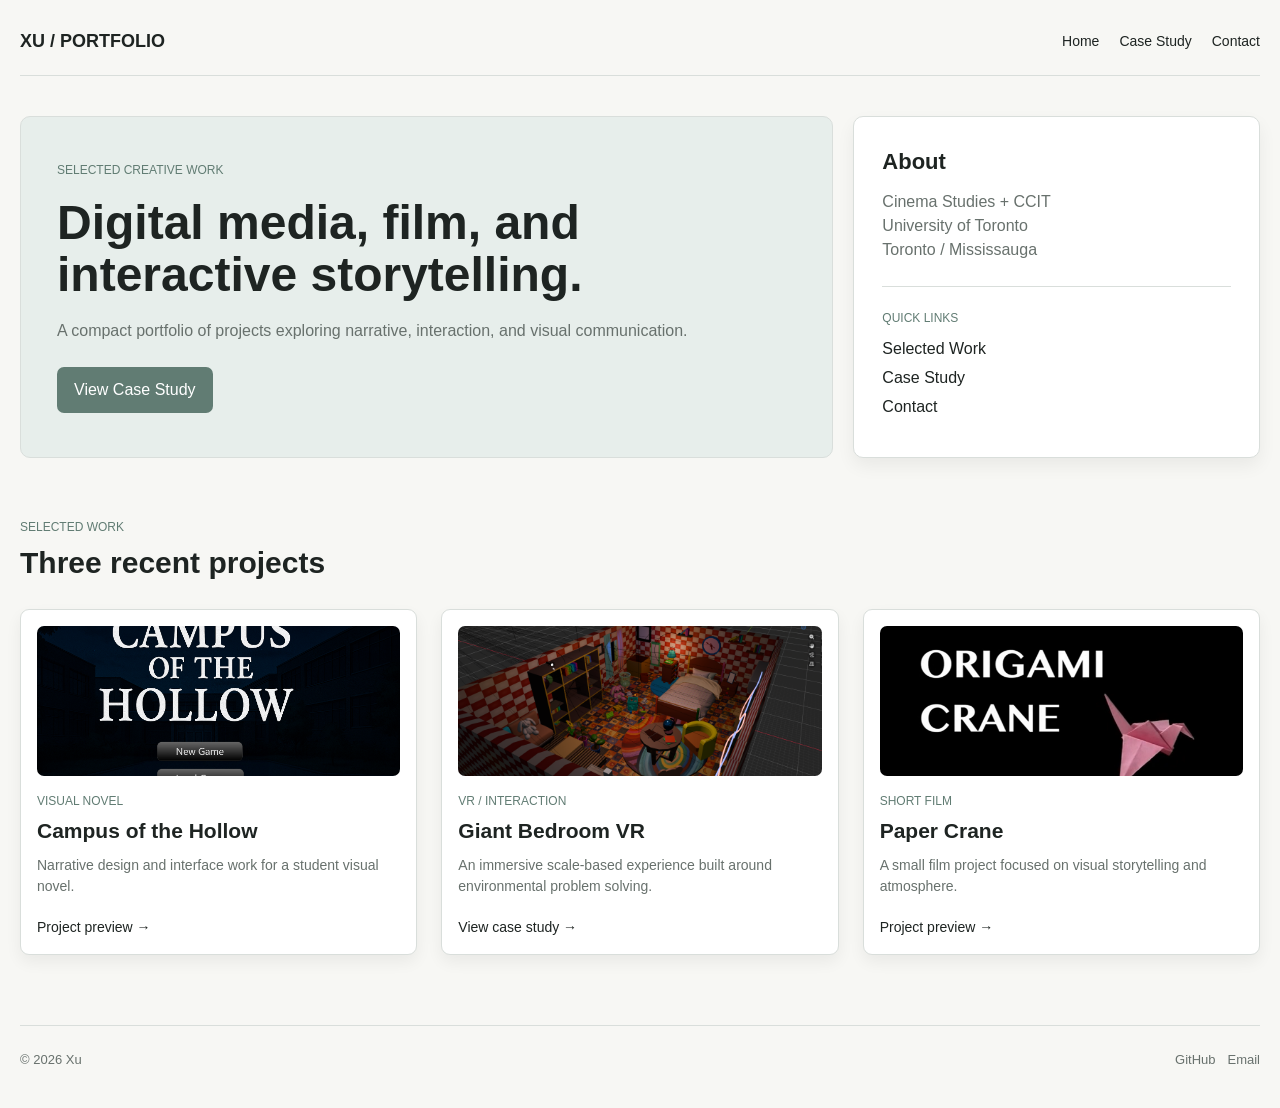
<file: index.html>
<!DOCTYPE html>
<html lang="en">
<head>
    <meta charset="UTF-8">
    <meta name="viewport" content="width=device-width, initial-scale=1.0">
    <title>Xu Portfolio</title>

    <link rel="stylesheet" href="css/style.css">
</head>



<body>

    <header class="site-header">
        <a class="brand" href="index.html">XU / PORTFOLIO</a>

        <nav class="site-nav">
            <a href="index.html">Home</a>
            <a href="detail.html">Case Study</a>
            <a href="#contact">Contact</a>

        </nav>


    </header>

    <main>


        <!-- Hero -->
        <section class="hero-grid">
            <div class="hero-main">
                <p class="eyebrow">Selected Creative Work</p>


                <h1>Digital media, film, and interactive storytelling.</h1>

                    <p class="hero-text">
                        A compact portfolio of projects exploring narrative,
                        interaction, and visual communication.
                    </p>


                <a class="button" href="detail.html">View Case Study</a>
            </div>


            <aside class="hero-info">
                <h2>About</h2>

                <p>
                    Cinema Studies + CCIT<br>
                    University of Toronto<br>
                    Toronto / Mississauga
                </p>

                    <div class="quick-links">
                    <p class="small-label">Quick Links</p>

                    <a href="#selected-work">Selected Work</a>
                    <a href="detail.html">Case Study</a>
                    <a href="#contact">Contact</a>
                 </div>


            </aside>
        </section>


        <!-- Selected projects -->


        <section class="projects-section" id="selected-work">
            <p class="eyebrow">Selected Work</p>

            <h2>Three recent projects</h2>

            <div class="cards-gallery">

                <article class="project-card">
                   
                    <div class="project-image">
                        <img src="images/campus.png" alt="Campus of the Hollow project visual">

                    </div>


                    <p class="card-category">Visual Novel</p>
                    <h3>Campus of the Hollow</h3>

                    <p class="card-text">
                        Narrative design and interface work for a student
                        visual novel.

                    </p>

                    <p class="card-link">Project preview →</p>
                </article>


                <article class="project-card">

                    <div class="project-image">
                        <img src="images/bedroom.png" alt="Giant Bedroom VR project visual">
                    </div>

                    <p class="card-category">VR / Interaction</p>
                    <h3>Giant Bedroom VR</h3>

                    <p class="card-text">
                        An immersive scale-based experience built around
                        environmental problem solving.
                    </p>

                   <a class="card-link" href="detail.html">
                View case study →
                </a>

                </article>


                <article class="project-card">
                    
                    <div class="project-image">
                    
                        <img src="images/paper-crane.png" alt="Paper Crane project visual">
                    </div>

                    <p class="card-category">Short Film</p>

                    <h3>Paper Crane</h3>

                    <p class="card-text">

                        A small film project focused on visual storytelling
                        and atmosphere.
                    </p>

                    <p class="card-link">Project preview →</p>
                </article>

            </div>

        </section>


    </main>


<footer class="site-footer" id="contact">
    <p>© 2026 Xu</p>

    <div class="footer-links">
        <a href="https://github.com/y1816217982-ship-it/cct360-project1">GitHub</a>
        <span>Email</span>
    </div>
</footer>


</body>
</html>
</file>
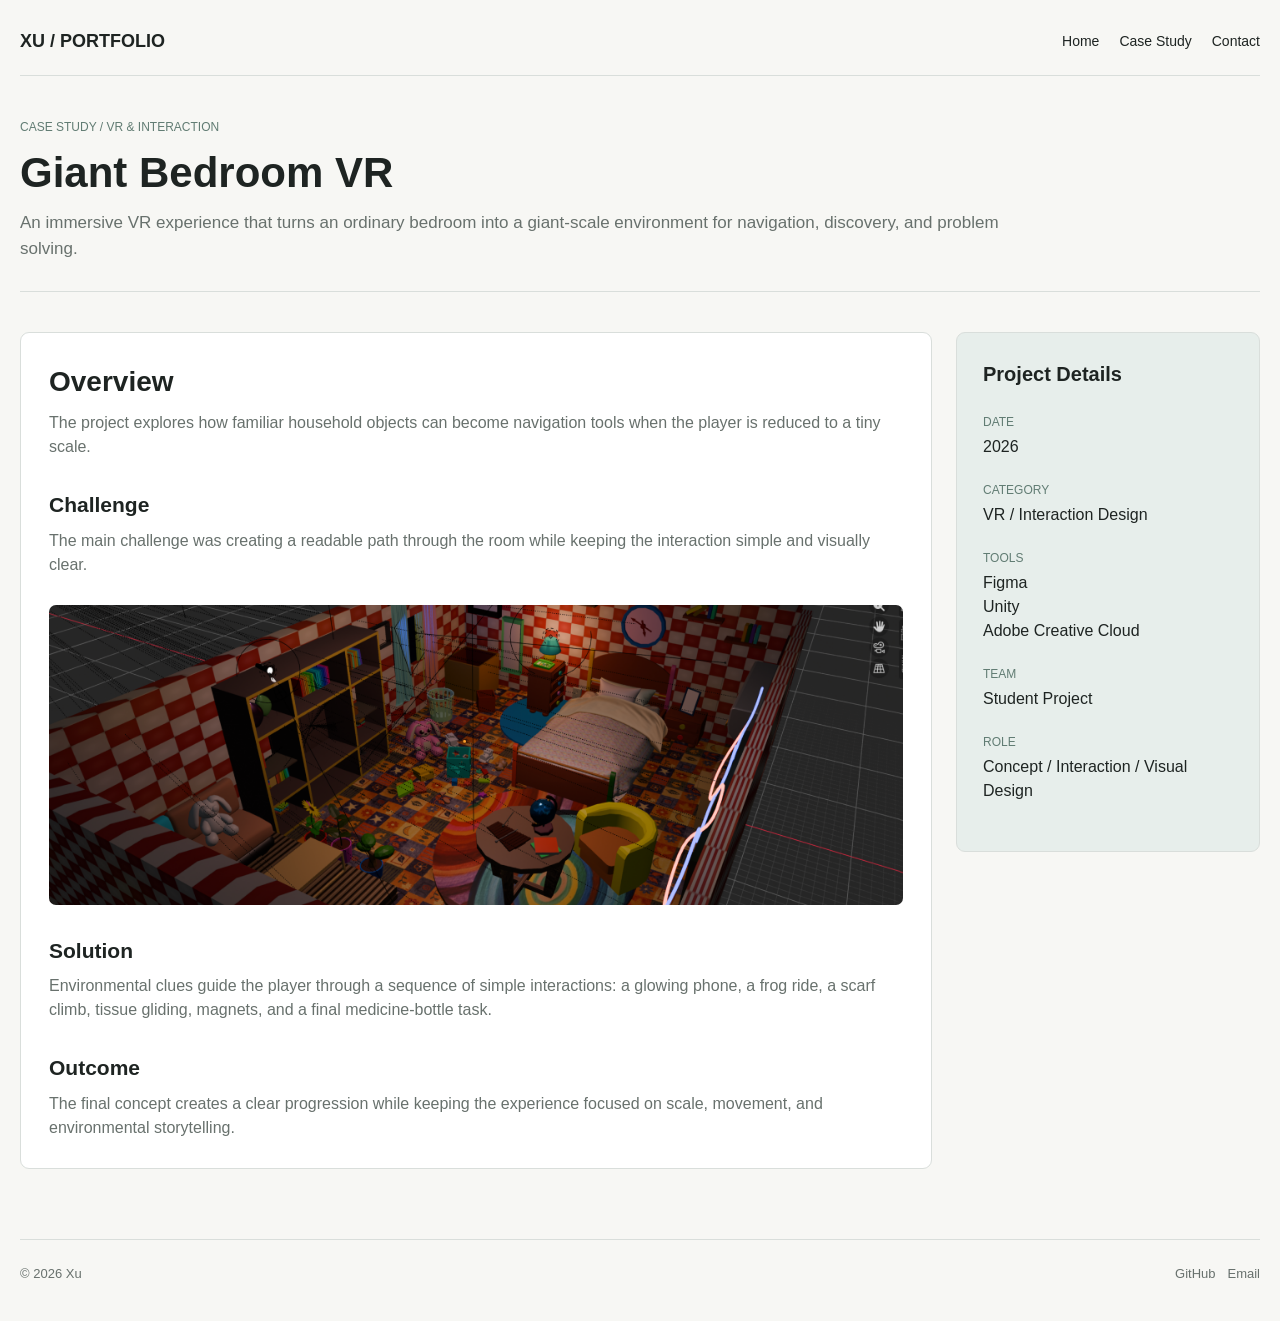
<file: detail.html>
<!DOCTYPE html>
<html lang="en">
<head>
    <meta charset="UTF-8">
    <meta name="viewport" content="width=device-width, initial-scale=1.0">
    <title>Giant Bedroom VR | Xu Portfolio</title>

    <link rel="stylesheet" href="css/style.css">

</head>

<body>

    <header class="site-header">

        <a class="brand" href="index.html">XU / PORTFOLIO</a>

        <nav class="site-nav">
            <a href="index.html">Home</a>
            <a href="detail.html">Case Study</a>
            <a href="#contact">Contact</a>
        </nav>

    </header>


    <main>


        <!-- Case study introduction -->
        <section class="detail-hero">
            <p class="eyebrow">Case Study / VR & Interaction</p>

            <h1>Giant Bedroom VR</h1>

        
                <p class="detail-lead">
                    An immersive VR experience that turns an ordinary bedroom
                into a giant-scale environment for navigation, discovery,
                and problem solving.
                </p>

        </section>




        <!-- Main case study content -->
        <section class="detail-grid">

            <article class="case-study">
                <h2>Overview</h2>

                <p>
                    The project explores how familiar household objects can
                    become navigation tools when the player is reduced to a
                    tiny scale.
                </p>


                <h3>Challenge</h3>

                <p>
                    The main challenge was creating a readable path through
                    the room while keeping the interaction simple and
                    visually clear.
                </p>

                <div class="detail-image">
                    <img src="images/bedroom.png" alt="Giant Bedroom VR scene">
               
                </div>


                <h3>Solution</h3>

                <p>
                    Environmental clues guide the player through a sequence
                    of simple interactions: a glowing phone, a frog ride,
                    a scarf climb, tissue gliding, magnets, and a final
                    medicine-bottle task.
                </p>


                <h3>Outcome</h3>

                <p>
                    The final concept creates a clear progression while
                    keeping the experience focused on scale, movement,
                    and environmental storytelling.
                </p>
            
            
            </article>


            <aside class="project-details">
                <h2>Project Details</h2>

                <div class="detail-item">
                    <p class="small-label">Date</p>
                    <p>2026</p>
                </div>

                <div class="detail-item">
                    <p class="small-label">Category</p>
                    <p>VR / Interaction Design</p>
                </div>


                <div class="detail-item">
                    <p class="small-label">Tools</p>
                    <p>
                        Figma<br>
                        Unity<br>
                        Adobe Creative Cloud
                    </p>

                </div>

                <div class="detail-item">
                    <p class="small-label">Team</p>
                    <p>Student Project</p>
                </div>

                <div class="detail-item">
                    <p class="small-label">Role</p>
                    <p>Concept / Interaction / Visual Design</p>
                </div>

            </aside>

        </section>

    </main>


  <footer class="site-footer" id="contact">
    <p>© 2026 Xu</p>

    <div class="footer-links">
        <a href="https://github.com/y1816217982-ship-it/cct360-project1">GitHub</a>
        <span>Email</span>
    </div>
</footer>

</body>
</html>
</file>
<file: css/style.css>
/* Basic reset */
* {
    box-sizing: border-box;
    margin: 0;
    padding: 0;
}

body {
    font-family: Arial, Helvetica, sans-serif;
    background: #f7f7f4;
    color: #1e2422;
    line-height: 1.5;
}

a {
    color: inherit;
    text-decoration: none;
}

img {
    max-width: 100%;


}

.project-image img,
.detail-image img {
    width: 100%;
    height: 100%;
    object-fit: cover;
    display: block;
}





/* Header */
.site-header {
        width: min(1280px, calc(100% - 40px));
        margin: 0 auto;
        padding: 28px 0 20px;

        display: flex;
        flex-direction: column;
        gap: 14px;

        border-bottom: 1px solid #d9dedb;


}

.brand {
    font-weight: bold;
    font-size: 18px;
}



.site-nav {
    display: flex;
    gap: 20px;
    font-size: 14px;
}

.site-nav a:hover {
    color: #617c73;
}





/* Main page */
main {
    width: min(1280px, calc(100% - 40px));
    margin: 0 auto;
}

.hero-grid {
    display: grid;
    grid-template-columns: 1fr;
    gap: 20px;
    margin-top: 40px;
}



.hero-main,
.hero-info {
    border: 1px solid #d9dedb;
    border-radius: 10px;
}

.hero-main {
    background: #e7eeeb;
    padding: 32px 28px;
}

.eyebrow,
.card-category,
.small-label {
    color: #617c73;
    text-transform: uppercase;
    font-size: 12px;
}

.hero-main h1 {
    font-size: 38px;
    line-height: 1.08;
    margin: 18px 0;
    max-width: 760px;


}



.hero-text {
    color: #68716d;
    max-width: 680px;
    margin-bottom: 24px;
}

.button {
    display: inline-block;
    background: #617c73;
    color: white;
    padding: 11px 17px;
    border-radius: 7px;
}




.button:hover {
    background: #4f6961;
}

.hero-info {
    background: white;
    padding: 28px;
    box-shadow: 0 8px 18px rgba(0, 0, 0, 0.06);
}

.hero-info h2 {
    font-size: 22px;
    margin-bottom: 12px;
}

.hero-info > p {
    color: #68716d;
}

.quick-links {
    margin-top: 24px;
    padding-top: 22px;
    border-top: 1px solid #d9dedb;
}


.quick-links .small-label {
    margin-bottom: 10px;
}


.quick-links a {
    display: block;
    margin: 5px 0;
}






/* Projects */
.projects-section {
    margin-top: 60px;
}

.projects-section > h2 {
    font-size: 30px;
    margin: 4px 0 24px;
}

.cards-gallery {
        display: grid;
        grid-template-columns: repeat(auto-fit, minmax(280px, 1fr));
        gap: 24px;
}

.project-card {
    background: white;
    border: 1px solid #d9dedb;
    border-radius: 9px;
    padding: 16px;

    display: flex;
    flex-direction: column;

    box-shadow: 0 7px 16px rgba(0, 0, 0, 0.06);
    transition: box-shadow 0.2s ease, transform 0.2s ease;


}

.project-card:hover {
    transform: translateY(-3px);
    box-shadow: 0 10px 22px rgba(0, 0, 0, 0.09);
}

.project-image,
.detail-image {
    background: #e1e5e3;
    color: #68716d;
    border-radius: 7px;

    display: flex;
    align-items: center;
}

.project-image {
    height: 150px;
    padding: 0;
    margin-bottom: 16px;
    overflow: hidden;
}

.card-category {
    margin-bottom: 5px;
}

.project-card h3 {
    font-size: 21px;
    margin-bottom: 9px;
}

.card-text {
    color: #68716d;
    font-size: 14px;
    margin-bottom: 20px;
}

.card-link {
    font-size: 14px;
    margin-top: auto;
}

.card-link:hover {
    color: #617c73;
}




/* Detail page */
.detail-hero {
    margin-top: 42px;
    padding-bottom: 30px;
    border-bottom: 1px solid #d9dedb;
}

.detail-hero h1 {
    font-size: 42px;
    line-height: 1.1;
    margin: 14px 0;
}

.detail-lead {
    color: #68716d;
    max-width: 980px;
    font-size: 17px;
}

.detail-grid {
    display: grid;
    grid-template-columns: 1fr;
    gap: 24px;
    margin-top: 40px;
}



.case-study {
    background: white;
    border: 1px solid #d9dedb;
    border-radius: 9px;
    padding: 28px;


}

.case-study h2 {
    font-size: 28px;
    margin-bottom: 8px;
}

.case-study h3 {
    font-size: 21px;
    margin-top: 30px;
    margin-bottom: 8px;

}


.case-study p {
    color: #68716d;

}

.detail-image {
    height: 300px;
    padding: 0;
    margin: 28px 0;
    overflow: hidden;

}



.project-details {
    background: #e7eeeb;
    border: 1px solid #d9dedb;
    border-radius: 9px;
    padding: 26px;

}

.project-details h2 {
    font-size: 20px;
    margin-bottom: 24px;

}

.detail-item {
    margin-bottom: 22px;

}

.detail-item .small-label {
    margin-bottom: 4px;

}


/* Footer */
.site-footer {
    width: min(1280px, calc(100% - 40px));
    margin: 70px auto 0;
    padding: 24px 0 38px;
    border-top: 1px solid #d9dedb;

    display: flex;
    flex-direction: column;
    gap: 8px;

    font-size: 13px;
    color: #68716d;
}



.footer-links {
    display: flex;
    gap: 12px;
}


.footer-links a:hover {
    color: #1e2422;
}




/* Desktop */
@media (min-width: 768px) {



    .site-header {
        flex-direction: row;
        justify-content: space-between;
        align-items: center;
    }

    .hero-grid {
        grid-template-columns: 2fr 1fr;
    }

    .hero-main {
        padding: 44px 36px;
    }

    .hero-main h1 {
        font-size: 48px;
    }

    .detail-grid {
        grid-template-columns: 3fr 1fr;
        align-items: start;
    }

    .site-footer {
        flex-direction: row;
        justify-content: space-between;
        align-items: center;

    }



}
</file>
